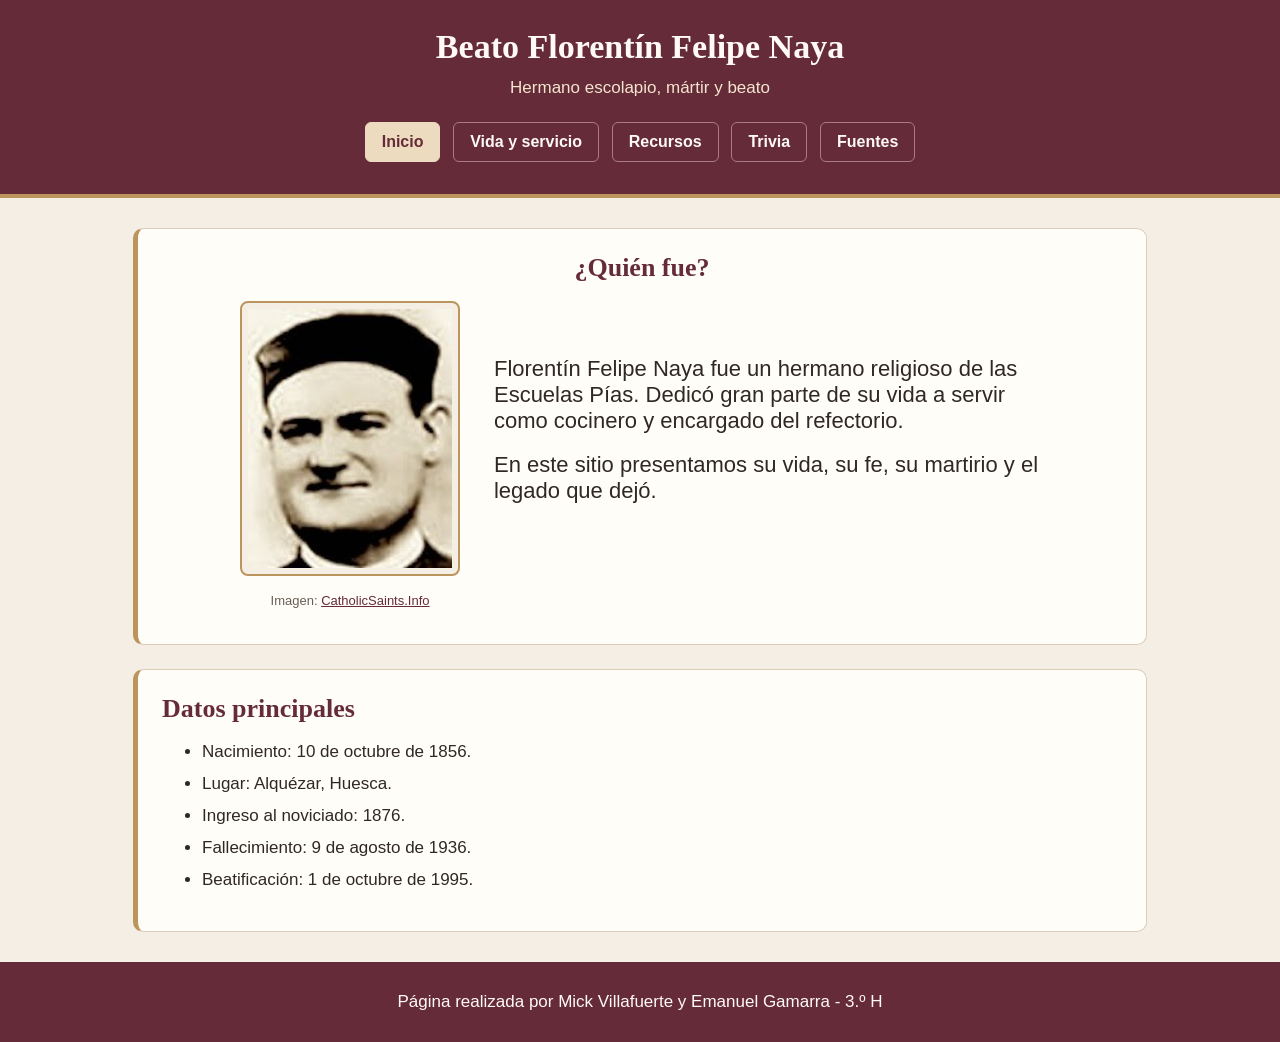
<file: index.html>
<!DOCTYPE html>
<html lang="es">
<head>
    <meta charset="UTF-8">
    <meta name="viewport" content="width=device-width, initial-scale=1.0">
    <title>Beato Florentín Felipe Naya</title>
    <link rel="stylesheet" href="css/estilos.css">
</head>
<body>
    <header>
        <h1>Beato Florentín Felipe Naya</h1>
        <p>Hermano escolapio, mártir y beato</p>

        <nav>
            <a href="index.html" class="actual">Inicio</a>
            <a href="pages/vida.html">Vida y servicio</a>
            <a href="pages/recursos.html">Recursos</a>
            <a href="pages/trivia.html">Trivia</a>
            <a href="pages/fuentes.html">Fuentes</a>
        </nav>
    </header>

    <main>
        <section class="presentacion">
            <h2>¿Quién fue?</h2>

            <div class="foto-inicio">
                <img id="retrato" src="img/florentino_felipe_naya(original).jpg" alt="Fotografía antigua de Florentín Felipe Naya" width="400">

                <p class="nota">
                    Imagen:
                    <a href="https://catholicsaints.info/blessed-florentin-felipe-naya/" target="_blank">CatholicSaints.Info</a>
                </p>
            </div>

            <div class="introduccion">
                <p>
                    Florentín Felipe Naya fue un hermano religioso de las Escuelas Pías.
                    Dedicó gran parte de su vida a servir como cocinero y encargado del refectorio.
                </p>

                <p>
                    En este sitio presentamos su vida, su fe, su martirio y el legado que dejó.
                </p>
            </div>
        </section>

        <section>
            <h2>Datos principales</h2>

            <ul>
                <li>Nacimiento: 10 de octubre de 1856.</li>
                <li>Lugar: Alquézar, Huesca.</li>
                <li>Ingreso al noviciado: 1876.</li>
                <li>Fallecimiento: 9 de agosto de 1936.</li>
                <li>Beatificación: 1 de octubre de 1995.</li>
            </ul>
        </section>
    </main>

    <footer>
        <p>Página realizada por Mick Villafuerte y Emanuel Gamarra - 3.º H</p>
    </footer>
</body>
</html>
</file>
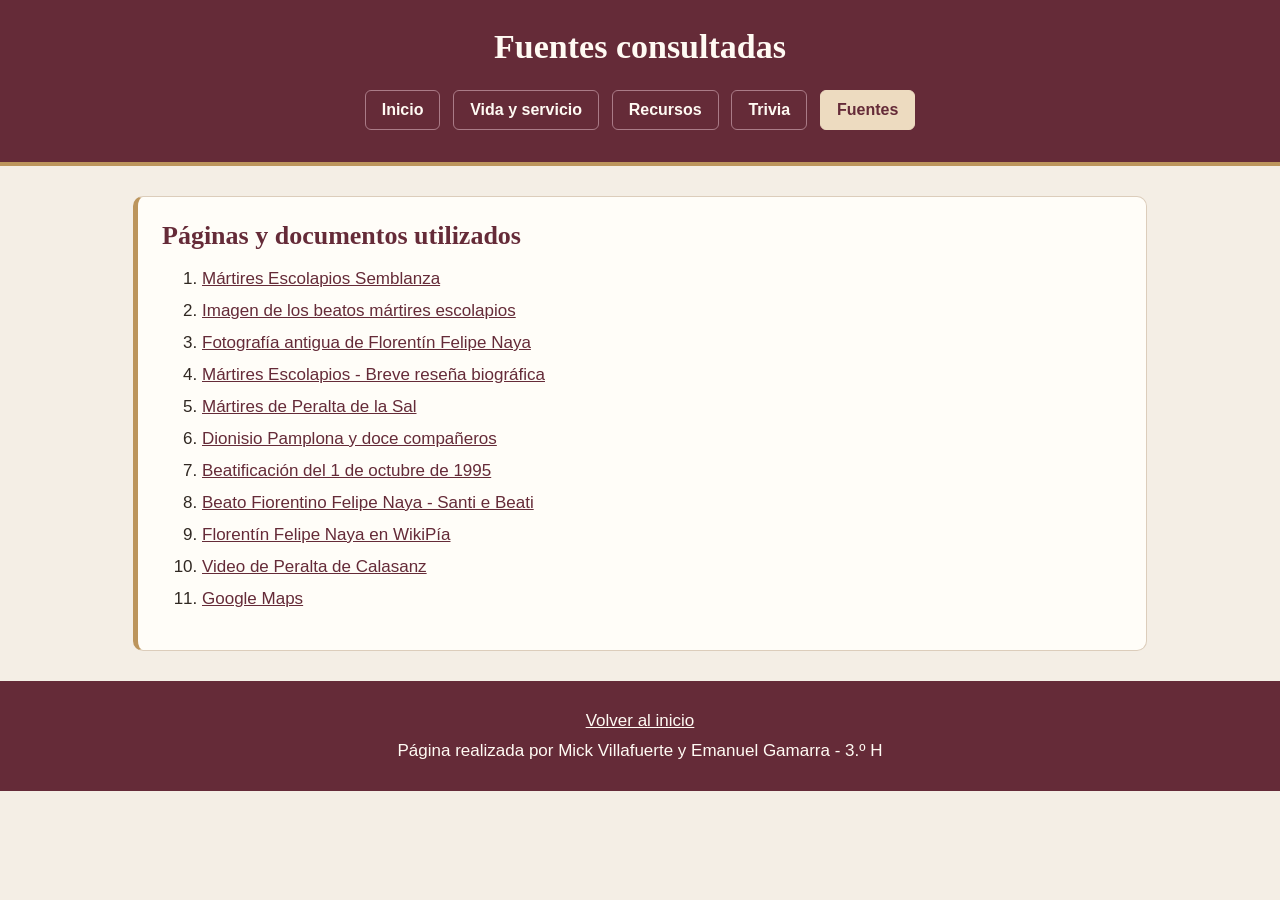
<file: pages/fuentes.html>
<!DOCTYPE html>
<html lang="es">
<head>
    <meta charset="UTF-8">
    <meta name="viewport" content="width=device-width, initial-scale=1.0">
    <title>Fuentes</title>
    <link rel="stylesheet" href="../css/estilos.css">
</head>
<body>
    <header>
        <h1>Fuentes consultadas</h1>

        <nav>
            <a href="../index.html">Inicio</a>
            <a href="vida.html">Vida y servicio</a>
            <a href="recursos.html">Recursos</a>
            <a href="trivia.html">Trivia</a>
            <a href="fuentes.html" class="actual">Fuentes</a>
        </nav>
    </header>

    <main>
        <section>
            <h2>Páginas y documentos utilizados</h2>

            <ol>
                <li>
                    <a href="https://drive.google.com/file/d/1UaWfAX9emNXm6iBHsqJJruwQBg4kJynZ/view" target="_blank">Mártires Escolapios Semblanza</a>
                </li>

                <li>
                    <a href="https://drive.google.com/file/d/1PMVUP1UfAIn-yMxWyYhZY4CDidFEPWnA/view" target="_blank">Imagen de los beatos mártires escolapios</a>
                </li> 
                
                <li>
                    <a href="https://catholicsaints.info/blessed-florentin-felipe-naya/" target="_blank">Fotografía antigua de Florentín Felipe Naya</a>
                </li>

                <li>
                    <a href="https://drive.google.com/file/d/1Hsbh6n_yGvcGo-BwrLajU6if_j1LcT9m/view" target="_blank">Mártires Escolapios - Breve reseña biográfica</a>
                </li>

                <li>
                    <a href="https://peraltadelasal.escolapiosemaus.org/martires/" target="_blank">Mártires de Peralta de la Sal</a>
                </li>

                <li>
                    <a href="https://www.causesanti.va/it/santi-e-beati/dionisio-pamplona.html" target="_blank">Dionisio Pamplona y doce compañeros</a>
                </li>

                <li>
                    <a href="https://www.causesanti.va/it/celebrazioni/beatificazioni/1995/10/01.html" target="_blank">Beatificación del 1 de octubre de 1995</a>
                </li>

                <li>
                    <a href="https://www.santiebeati.it/dettaglio/95905" target="_blank">Beato Fiorentino Felipe Naya - Santi e Beati</a>
                </li>

                <li>
                    <a href="https://wiki.scolopi.net/w/index.php?title=Florent%C3%ADn_Felipe_Naya" target="_blank">Florentín Felipe Naya en WikiPía</a>
                </li>

                <li>
                    <a href="https://vimeo.com/409517457" target="_blank">Video de Peralta de Calasanz</a>
                </li>

                <li>
                    <a href="https://www.google.com/maps" target="_blank">Google Maps</a>
                </li>
            </ol>
        </section>
    </main>

    <footer>
        <p><a href="../index.html">Volver al inicio</a></p>
        <p>Página realizada por Mick Villafuerte y Emanuel Gamarra - 3.º H</p>
    </footer>
</body>
</html>
</file>
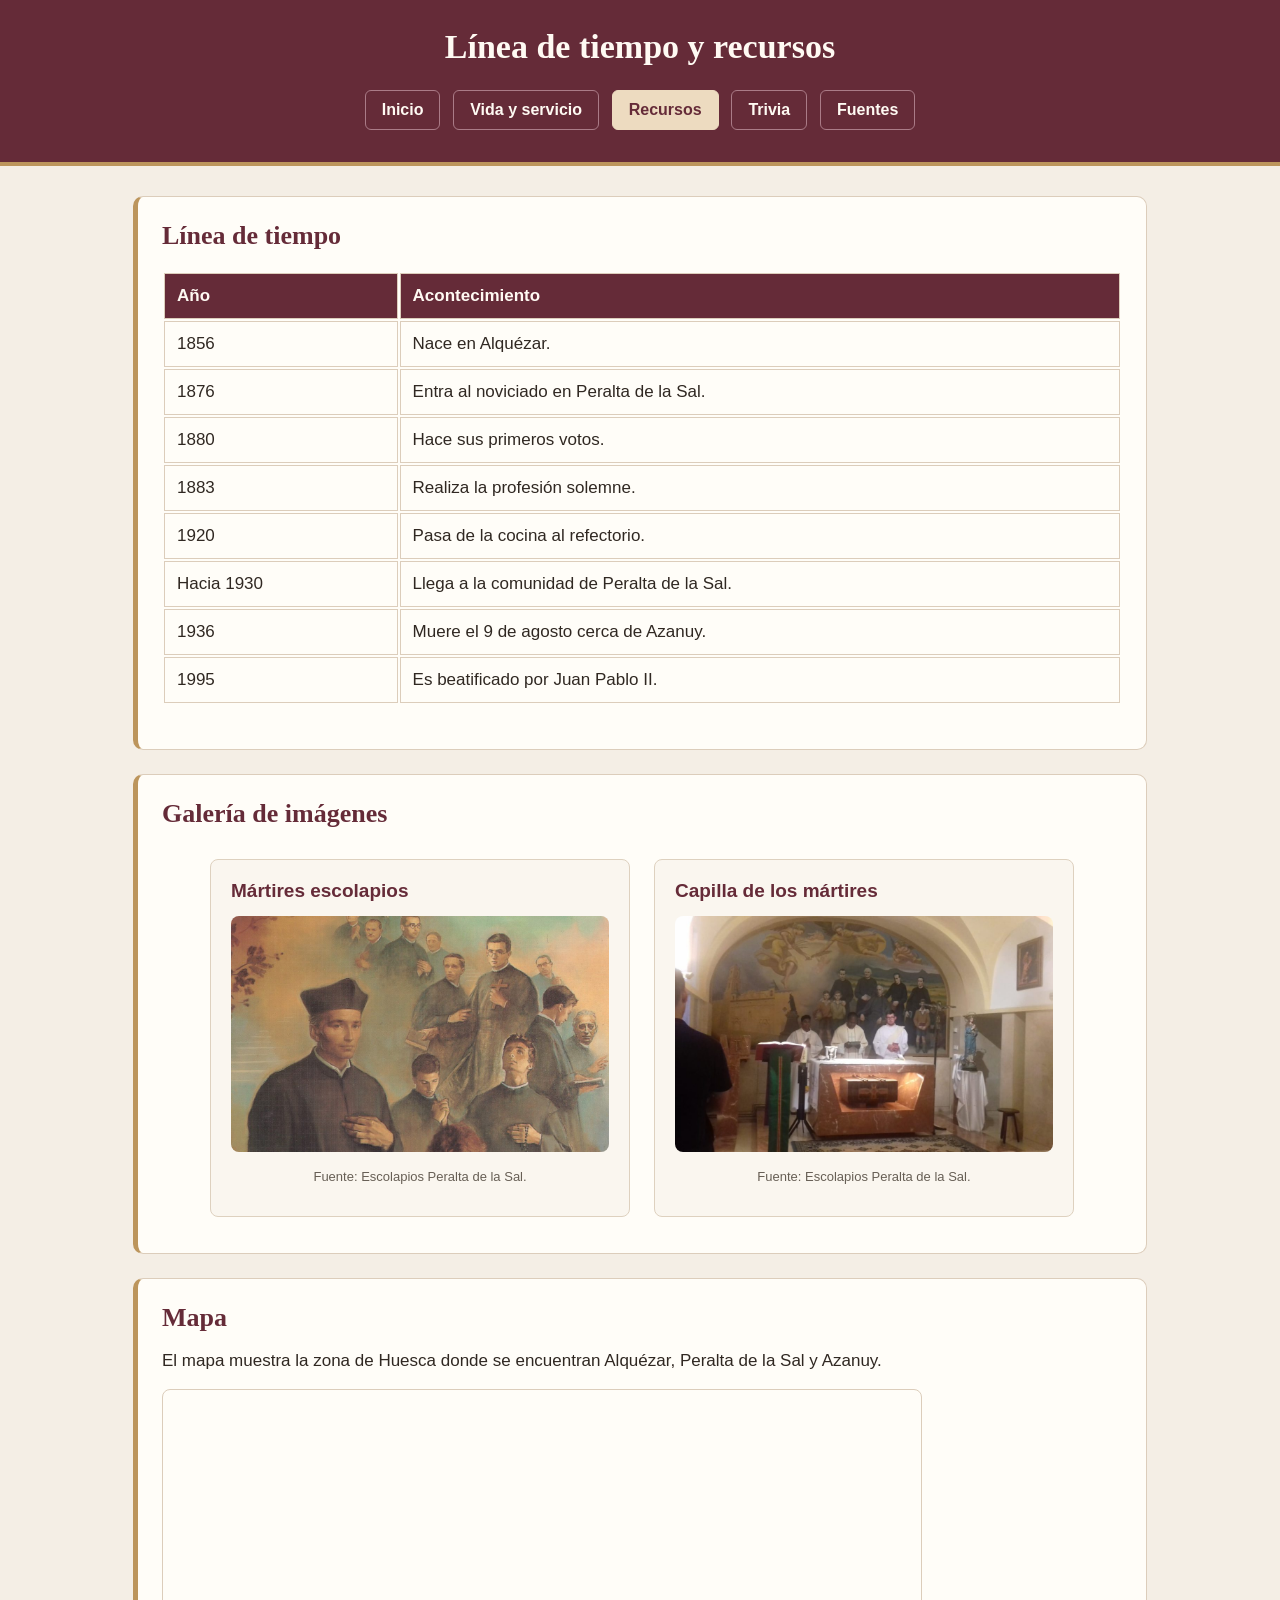
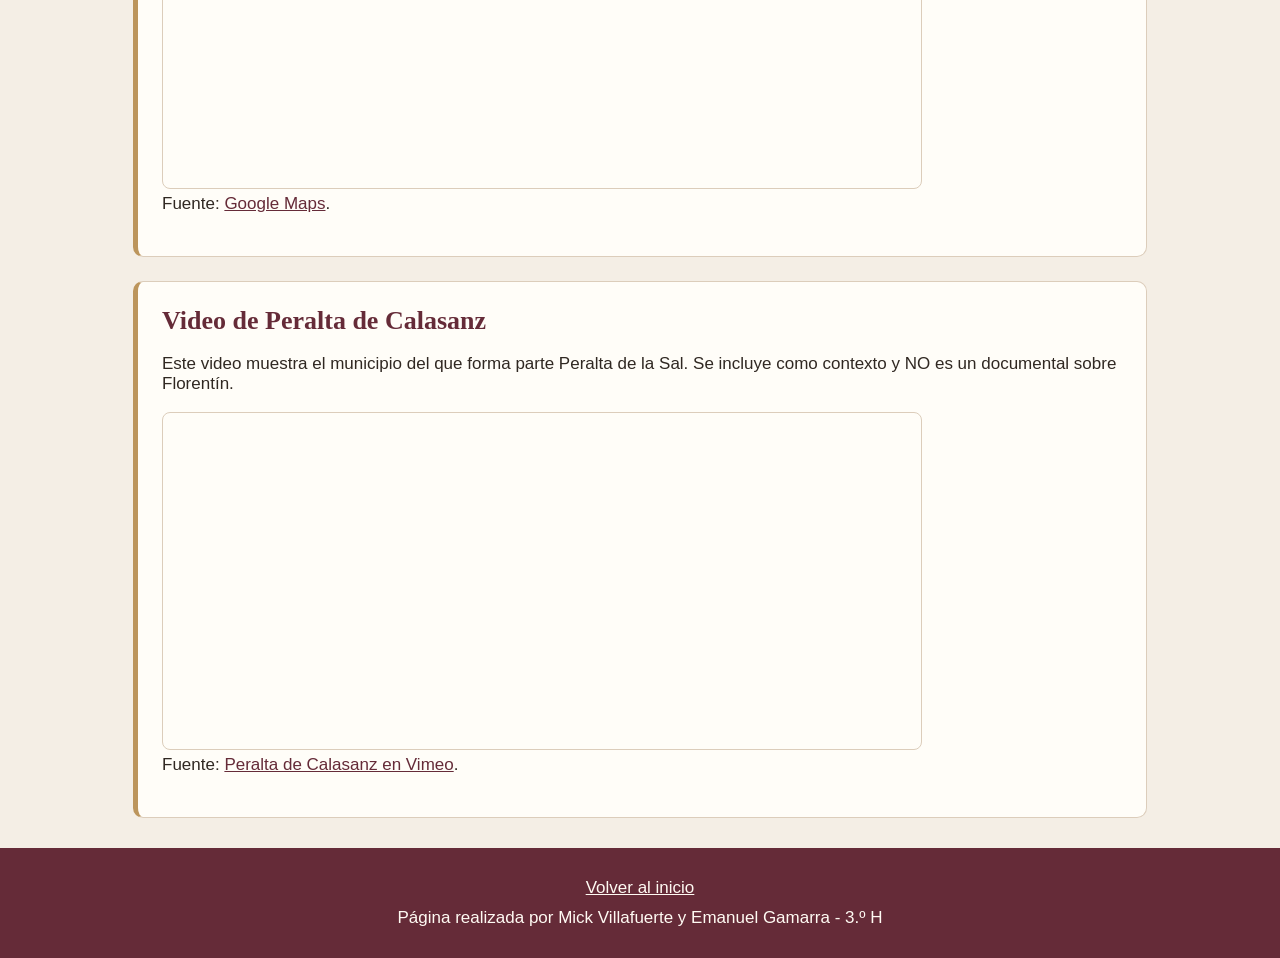
<file: pages/recursos.html>
<!DOCTYPE html>
<html lang="es">
<head>
    <meta charset="UTF-8">
    <meta name="viewport" content="width=device-width, initial-scale=1.0">
    <title>Recursos</title>
    <link rel="stylesheet" href="../css/estilos.css">
</head>
<body>
    <header>
        <h1>Línea de tiempo y recursos</h1>

        <nav>
            <a href="../index.html">Inicio</a>
            <a href="vida.html">Vida y servicio</a>
            <a href="recursos.html" class="actual">Recursos</a>
            <a href="trivia.html">Trivia</a>
            <a href="fuentes.html">Fuentes</a>
        </nav>
    </header>

    <main>
        <section>
            <h2>Línea de tiempo</h2>

            <table>
                <tr>
                    <th>Año</th>
                    <th>Acontecimiento</th>
                </tr>

                <tr>
                    <td>1856</td>
                    <td>Nace en Alquézar.</td>
                </tr>

                <tr>
                    <td>1876</td>
                    <td>Entra al noviciado en Peralta de la Sal.</td>
                </tr>

                <tr>
                    <td>1880</td>
                    <td>Hace sus primeros votos.</td>
                </tr>

                <tr>
                    <td>1883</td>
                    <td>Realiza la profesión solemne.</td>
                </tr>

                <tr>
                    <td>1920</td>
                    <td>Pasa de la cocina al refectorio.</td>
                </tr>

                <tr>
                    <td>Hacia 1930</td>
                    <td>Llega a la comunidad de Peralta de la Sal.</td>
                </tr>

                <tr>
                    <td>1936</td>
                    <td>Muere el 9 de agosto cerca de Azanuy.</td>
                </tr>

                <tr>
                    <td>1995</td>
                    <td>Es beatificado por Juan Pablo II.</td>
                </tr>
            </table>
        </section>

        <section class="galeria">
            <h2>Galería de imágenes</h2>

            <article class="card">
                <h3>Mártires escolapios</h3>

                <img src="../img/martires-escolapios.jpg" alt="Mártires escolapios" width="500">

                <p class="nota">Fuente: Escolapios Peralta de la Sal.</p>
            </article>

            <article class="card">
                <h3>Capilla de los mártires</h3>

                <img src="../img/capilla-martires.jpg" alt="Capilla de los mártires" width="500">

                <p class="nota">Fuente: Escolapios Peralta de la Sal.</p>
            </article>
        </section>

        <section>
            <h2>Mapa</h2>

            <p>
                El mapa muestra la zona de Huesca donde se encuentran Alquézar, Peralta de la Sal y Azanuy.
            </p>

            <iframe
                src="https://www.google.com/maps?q=Provincia+de+Huesca,+Espa%C3%B1a&output=embed"
                width="600"
                height="400"
                title="Mapa de la zona de Huesca">
            </iframe>

            <p>
                Fuente:
                <a href="https://www.google.com/maps" target="_blank">Google Maps</a>.
            </p>
        </section>

        <section>
            <h2>Video de Peralta de Calasanz</h2>

            <p>
                Este video muestra el municipio del que forma parte Peralta de la Sal.
                Se incluye como contexto y NO es un documental sobre Florentín.
            </p>

            <iframe
                src="https://player.vimeo.com/video/409517457"
                width="600"
                height="338"
                title="Video de Peralta de Calasanz" allowfullscreen>
            </iframe>

            <p>
                Fuente:
                <a href="https://vimeo.com/409517457" target="_blank">Peralta de Calasanz en Vimeo</a>.
            </p>
        </section>
    </main>

    <footer>
        <p><a href="../index.html">Volver al inicio</a></p>
        <p>Página realizada por Mick Villafuerte y Emanuel Gamarra - 3.º H</p>
    </footer>
</body>
</html>
</file>
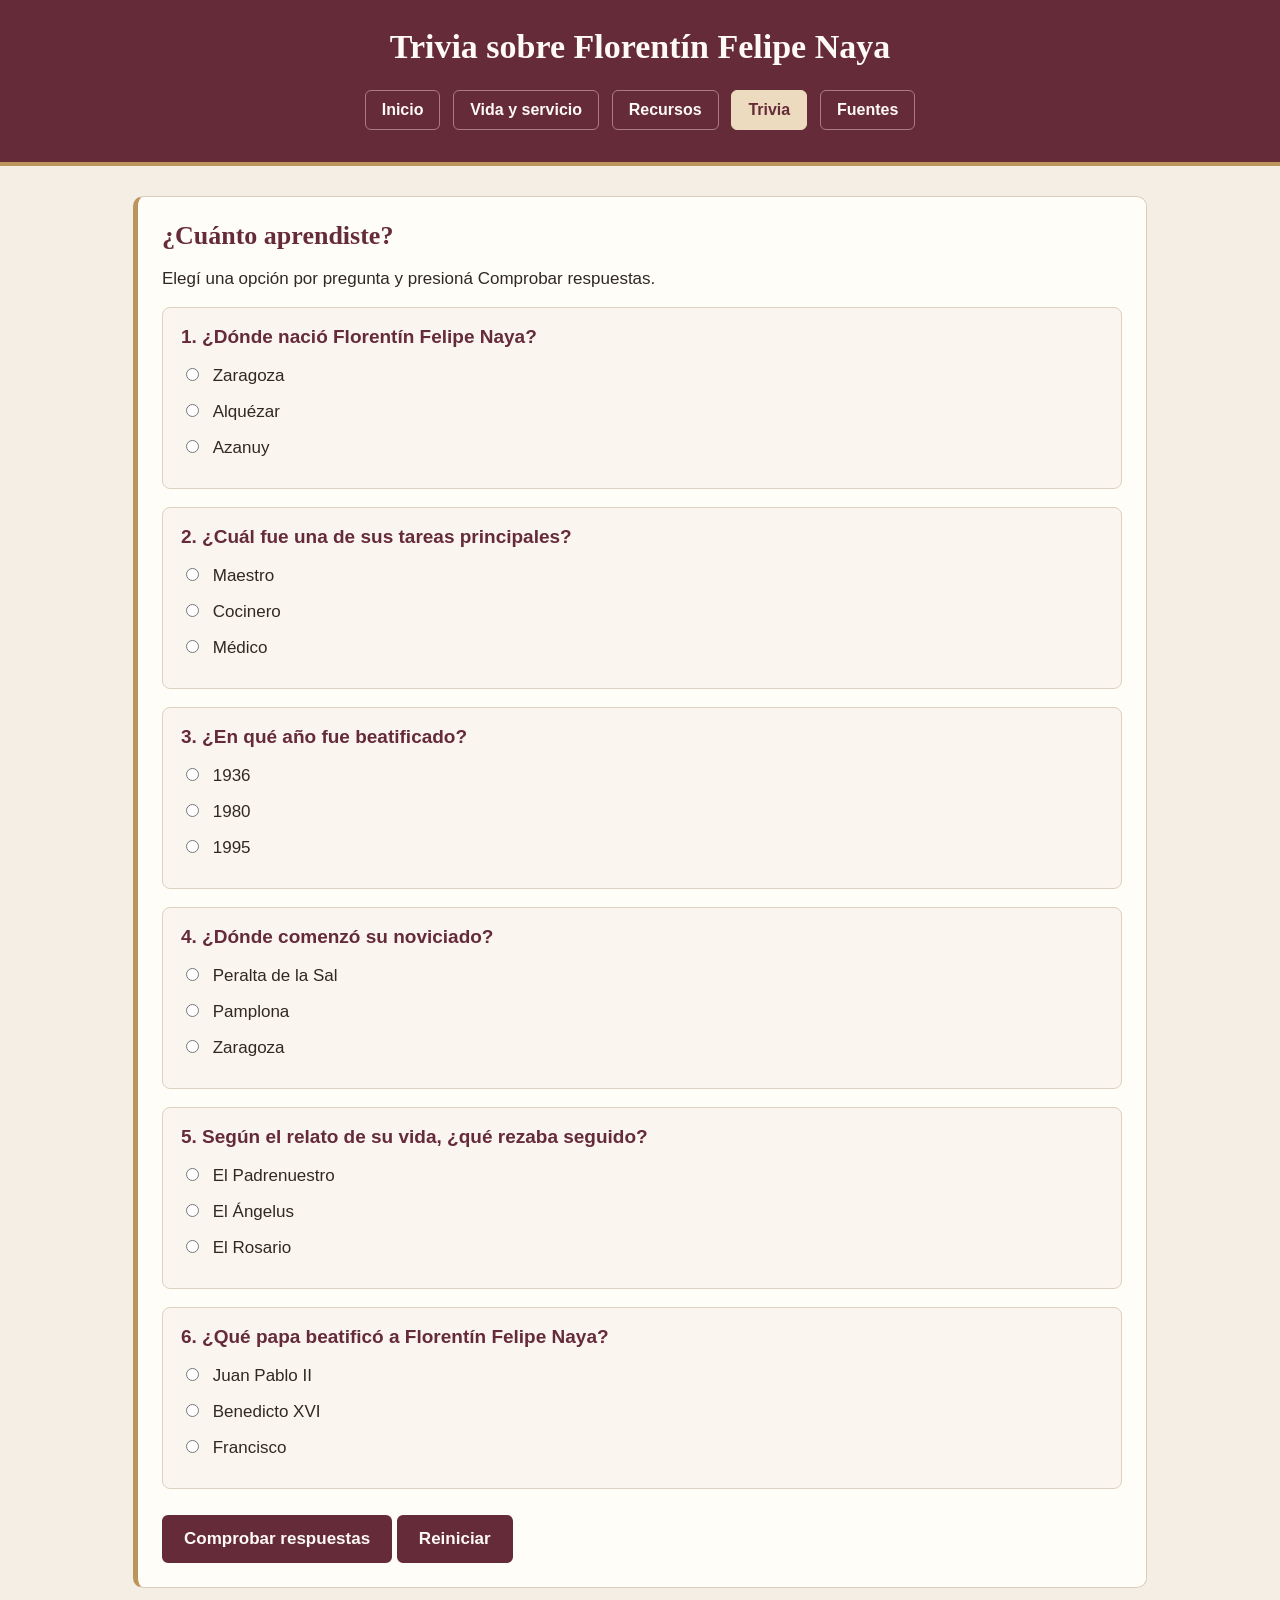
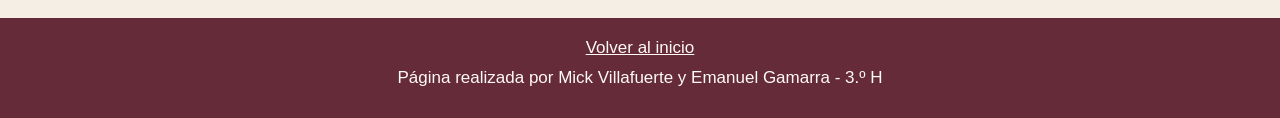
<file: pages/trivia.html>
<!DOCTYPE html>
<html lang="es">
<head>
    <meta charset="UTF-8">
    <meta name="viewport" content="width=device-width, initial-scale=1.0">
    <title>Trivia</title>
    <link rel="stylesheet" href="../css/estilos.css">
</head>
<body>
    <header>
        <h1>Trivia sobre Florentín Felipe Naya</h1>

        <nav>
            <a href="../index.html">Inicio</a>
            <a href="vida.html">Vida y servicio</a>
            <a href="recursos.html">Recursos</a>
            <a href="trivia.html" class="actual">Trivia</a>
            <a href="fuentes.html">Fuentes</a>
        </nav>
    </header>

    <main>
        <section>
            <h2>¿Cuánto aprendiste?</h2>
            <p>Elegí una opción por pregunta y presioná Comprobar respuestas.</p>

            <form>
                <div class="pregunta">
                    <h3>1. ¿Dónde nació Florentín Felipe Naya?</h3>

                    <input type="radio" id="zaragoza" name="pregunta1" value="a">
                    <label for="zaragoza">Zaragoza</label><br>

                    <input type="radio" id="alquezar" name="pregunta1" value="b">
                    <label for="alquezar">Alquézar</label><br>

                    <input type="radio" id="azanuy" name="pregunta1" value="c">
                    <label for="azanuy">Azanuy</label>
                </div>

                <div class="pregunta">
                    <h3>2. ¿Cuál fue una de sus tareas principales?</h3>

                    <input type="radio" id="maestro" name="pregunta2" value="a">
                    <label for="maestro">Maestro</label><br>

                    <input type="radio" id="cocinero" name="pregunta2" value="b">
                    <label for="cocinero">Cocinero</label><br>

                    <input type="radio" id="medico" name="pregunta2" value="c">
                    <label for="medico">Médico</label>
                </div>

                <div class="pregunta">
                    <h3>3. ¿En qué año fue beatificado?</h3>

                    <input type="radio" id="anio1936" name="pregunta3" value="a">
                    <label for="anio1936">1936</label><br>

                    <input type="radio" id="anio1980" name="pregunta3" value="b">
                    <label for="anio1980">1980</label><br>

                    <input type="radio" id="anio1995" name="pregunta3" value="c">
                    <label for="anio1995">1995</label>
                </div>

                <div class="pregunta">
                    <h3>4. ¿Dónde comenzó su noviciado?</h3>

                    <input type="radio" id="peralta" name="pregunta4" value="a">
                    <label for="peralta">Peralta de la Sal</label><br>

                    <input type="radio" id="noviciado-pamplona" name="pregunta4" value="b">
                    <label for="noviciado-pamplona">Pamplona</label><br>

                    <input type="radio" id="noviciado-zaragoza" name="pregunta4" value="c">
                    <label for="noviciado-zaragoza">Zaragoza</label>
                </div>

                <div class="pregunta">
                    <h3>5. Según el relato de su vida, ¿qué rezaba seguido?</h3>

                    <input type="radio" id="padrenuestro" name="pregunta5" value="a">
                    <label for="padrenuestro">El Padrenuestro</label><br>

                    <input type="radio" id="angelus" name="pregunta5" value="b">
                    <label for="angelus">El Ángelus</label><br>

                    <input type="radio" id="rosario" name="pregunta5" value="c">
                    <label for="rosario">El Rosario</label>
                </div>

                <div class="pregunta">
                    <h3>6. ¿Qué papa beatificó a Florentín Felipe Naya?</h3>

                    <input type="radio" id="juan-pablo" name="pregunta6" value="a">
                    <label for="juan-pablo">Juan Pablo II</label><br>

                    <input type="radio" id="benedicto" name="pregunta6" value="b">
                    <label for="benedicto">Benedicto XVI</label><br>

                    <input type="radio" id="francisco" name="pregunta6" value="c">
                    <label for="francisco">Francisco</label>
                </div>

                <button id="comprobar" type="button">Comprobar respuestas</button>
                <button id="reiniciar" type="button">Reiniciar</button>

                <div id="resultado"></div>
            </form>
        </section>
    </main>

    <footer>
        <a href="../index.html">Volver al inicio</a>
        <p>Página realizada por Mick Villafuerte y Emanuel Gamarra - 3.º H</p>
    </footer>

    <script src="../js/trivia.js">  
    </script>
</body>
</html>
</file>
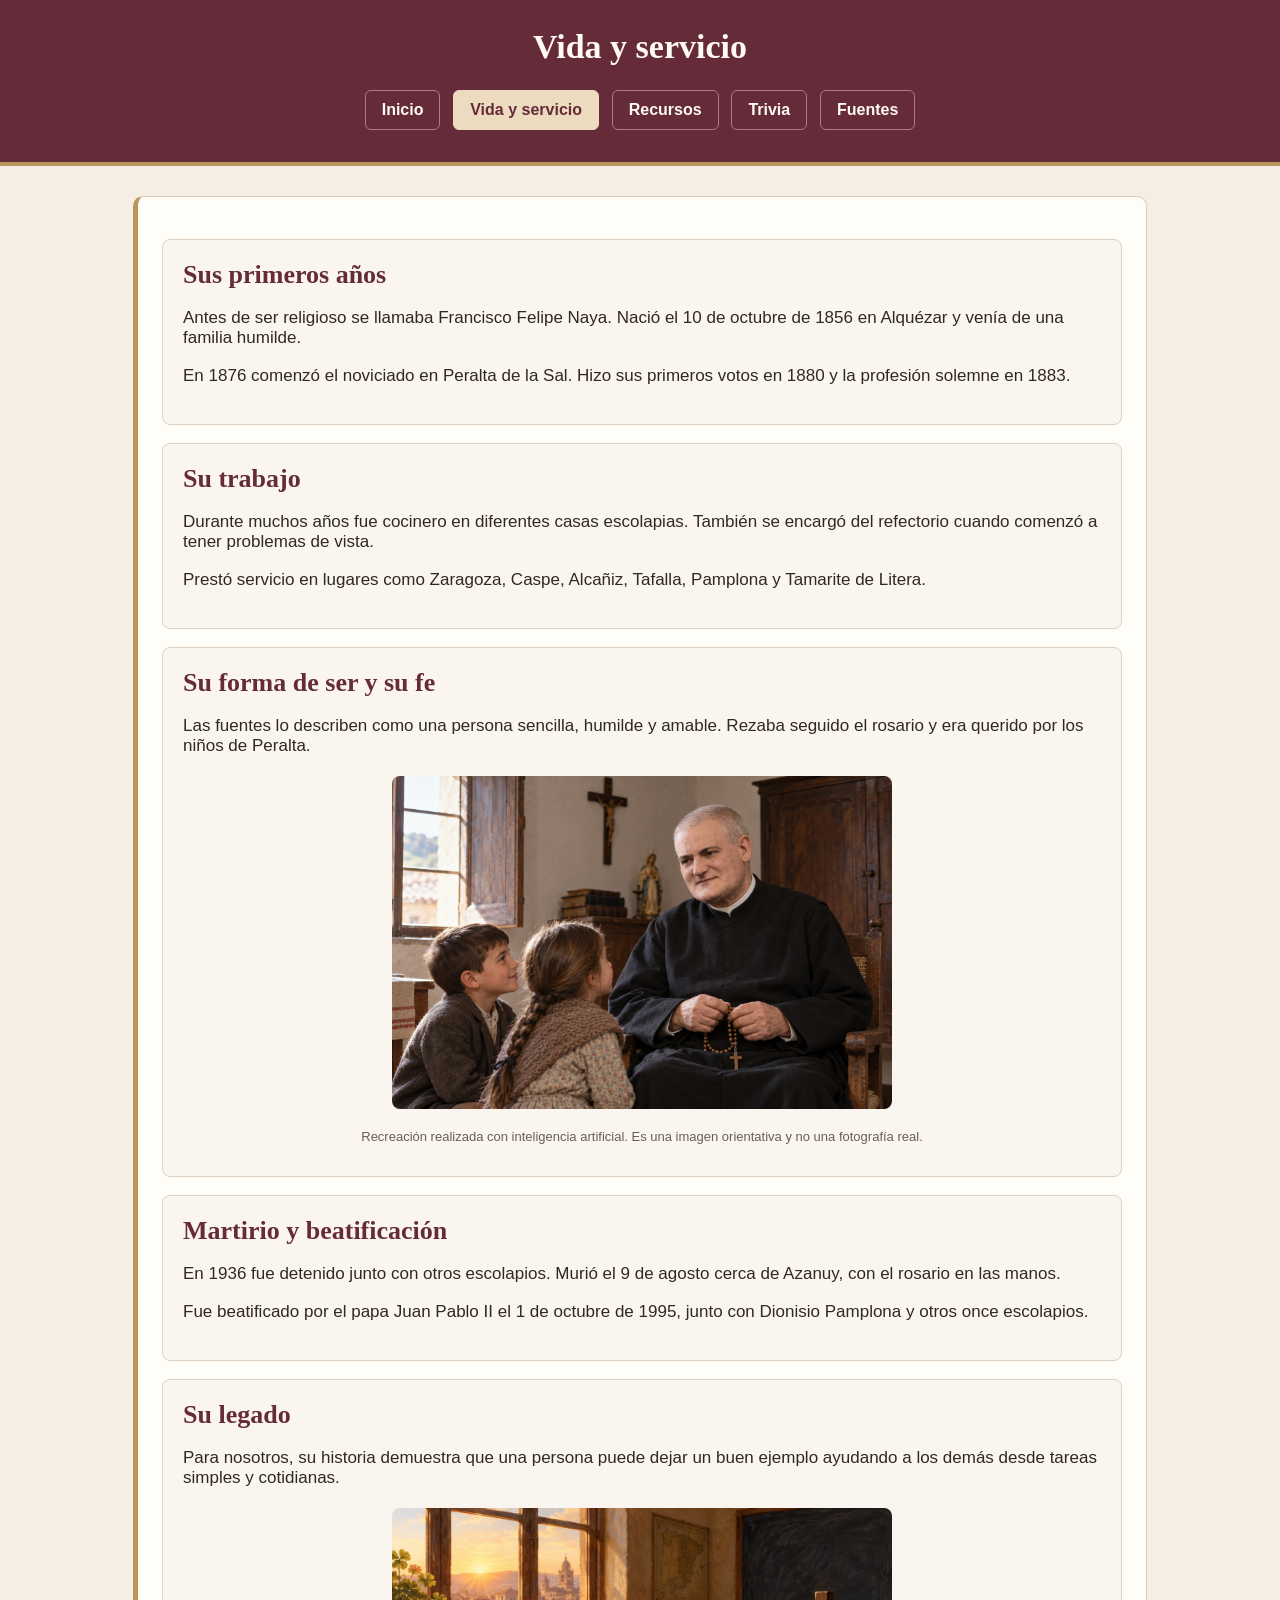
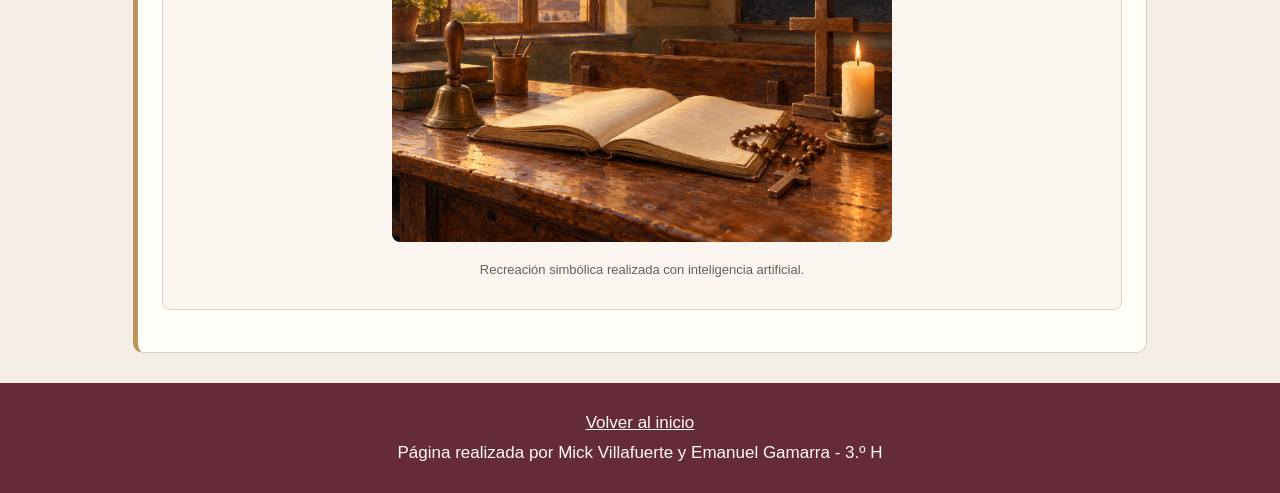
<file: pages/vida.html>
<!DOCTYPE html>
<html lang="es">
<head>
    <meta charset="UTF-8">
    <meta name="viewport" content="width=device-width, initial-scale=1.0">
    <title>Vida y servicio</title>
    <link rel="stylesheet" href="../css/estilos.css">
</head>
<body>
    <header>
        <h1>Vida y servicio</h1>

        <nav>
            <a href="../index.html">Inicio</a>
            <a href="vida.html" class="actual">Vida y servicio</a>
            <a href="recursos.html">Recursos</a>
            <a href="trivia.html">Trivia</a>
            <a href="fuentes.html">Fuentes</a>
        </nav>
    </header>

    <main>
        <section>
            <article>
                <h2>Sus primeros años</h2>

                <p>
                    Antes de ser religioso se llamaba Francisco Felipe Naya. Nació el 10 de octubre de 1856 en Alquézar y venía de una familia humilde.
                </p>

                <p>
                    En 1876 comenzó el noviciado en Peralta de la Sal. Hizo sus primeros votos en 1880 y la profesión solemne en 1883.
                </p>
            </article> 

            <article>
                <h2>Su trabajo</h2>

                <p>
                    Durante muchos años fue cocinero en diferentes casas escolapias. También se encargó del refectorio cuando comenzó a tener problemas de vista.
                </p>

                <p>
                    Prestó servicio en lugares como Zaragoza, Caspe, Alcañiz, Tafalla, Pamplona y Tamarite de Litera.
                </p>
            </article>

            <article>
                <h2>Su forma de ser y su fe</h2>

                <p>
                    Las fuentes lo describen como una persona sencilla, humilde y amable.
                    Rezaba seguido el rosario y era querido por los niños de Peralta.
                </p>
                <img class="imagen-relato" src="../img/florentin-fe-ia.png" alt="Recreación de Florentín Felipe Naya con los niños de Peralta" width="500">
                <p class="nota">Recreación realizada con inteligencia artificial. Es una imagen orientativa y no una fotografía real.</p>
            </article>

            <article>
                <h2>Martirio y beatificación</h2>

                <p>
                    En 1936 fue detenido junto con otros escolapios. Murió el 9 de agosto cerca de Azanuy, con el rosario en las manos.
                </p>

                <p>
                    Fue beatificado por el papa Juan Pablo II el 1 de octubre de 1995, junto con Dionisio Pamplona y otros once escolapios.
                </p>
            </article>

            <article>
                <h2>Su legado</h2>

                <p>
                    Para nosotros, su historia demuestra que una persona puede dejar un buen ejemplo ayudando a los demás desde tareas simples y cotidianas.
                </p>
                <img class="imagen-relato" src="../img/legado-escolapio-ia.jpg" alt="Recreación simbólica del legado de Florentín Felipe Naya" width="500">
                <p class="nota">Recreación simbólica realizada con inteligencia artificial.</p>
            </article>
        </section>
    </main>

    <footer>
        <p><a href="../index.html">Volver al inicio</a></p>
        <p>Página realizada por Mick Villafuerte y Emanuel Gamarra - 3.º H</p>
    </footer>
</body>
</html>
</file>
<file: css/estilos.css>
/* Estilos generales y modelo de caja */
* {
    box-sizing: border-box;
}

body {
    margin: 0;
    background-color: #f4eee5;
    color: #302822;
    font-family: Arial, sans-serif;
    font-size: 17px;
}

/* Encabezado y menú */
header {
    background-color: #652b38;
    color: #fffaf3;
    text-align: center;
    padding: 28px 18px;
    border-bottom: 4px solid #bc955c;
}

h1 {
    font-family: Georgia, serif;
    font-size: 34px;
    margin: 0 0 12px;
}

header p {
    color: #f4e5d0;
}

nav {
    margin-top: 20px;
}

nav a {
    display: inline-block;
    color: #fffaf3;
    text-decoration: none;
    font-weight: bold;
    font-size: 16px;
    padding: 10px 16px;
    margin: 4px;
    border: 1px solid #aa7b87;
    border-radius: 6px;
}

nav a:hover {
    background-color: #834453;
}

nav .actual {
    background-color: #eddbc0;
    color: #652b38;
    border: 1px solid #eddbc0;
}

/* Contenido, secciones y artículos */
main {
    max-width: 1050px;
    margin: 30px auto;
    padding: 0 18px;
}

section {
    background-color: #fffdf8;
    border: 1px solid #dccdbb;
    border-left: 5px solid #bc955c;
    border-radius: 10px;
    padding: 24px;
    margin-bottom: 24px;
}

article {
    background-color: #faf6ef;
    border: 1px solid #ded1bf;
    border-radius: 8px;
    padding: 20px;
    margin: 18px 0;
}

h2 {
    color: #652b38;
    font-family: Georgia, serif;
    font-size: 26px;
    margin: 0 0 18px;
}

h3 {
    color: #652b38;
    font-size: 19px;
    margin: 0 0 14px;
}

p {
    margin: 0 0 18px;
}

a {
    color: #652b38;
}

li {
    margin: 12px 0;
}

/* Fotografías y textos de las imágenes */
main img {
    max-width: 100%;
    height: auto;
    border-radius: 8px;
}

.presentacion {
    text-align: center;
}

.foto-inicio {
    display: inline-block;
    vertical-align: top;
    width: 240px;
    max-width: 98%;
    margin: 0 1%;
}

#retrato {
    width: 220px;
    border: 2px solid #bc955c;
    padding: 6px;
    background-color: #f4eee5;
}

.introduccion {
    display: inline-block;
    vertical-align: top;
    width: 560px;
    max-width: 98%;
    margin: 18px 1%;
    margin-top: 55px;
    font-size: 22px;
    text-align: left;
}

.nota {
    font-size: 13px;
    color: #675f55;
    text-align: center;
    margin: 12px 0;
}

.imagen-relato {
    display: block;
    margin: 20px auto;
}

/* Galería */
.galeria {
    text-align: center;
}

.galeria h2 {
    text-align: left;
}

.card {
    display: inline-block;
    vertical-align: top;
    width: 420px;
    max-width: 98%;
    margin: 12px 1%;
    text-align: left;
}

.card img {
    width: 100%;
}

/* Línea de tiempo y recursos */
table {
    width: 100%;
    margin: 20px 0;
}

th {
    background-color: #652b38;
    color: #fffaf3;
    text-align: left;
    padding: 12px;
    border: 1px solid #dccdbb;
}

td {
    text-align: left;
    padding: 12px;
    border: 1px solid #dccdbb;
}

iframe {
    width: 100%;
    max-width: 760px;
    border: 1px solid #dccdbb;
    border-radius: 8px;
}

/* Apariencia de la trivia */
.pregunta {
    background-color: #faf6ef;
    border: 1px solid #ded1bf;
    border-radius: 8px;
    padding: 18px;
    margin: 18px 0;
}

label {
    display: inline-block;
    padding: 4px 6px;
    margin-bottom: 8px;
}

button {
    background-color: #652b38;
    color: #fffaf3;
    font-family: Arial, sans-serif;
    font-size: 17px;
    font-weight: bold;
    border: 2px solid #652b38;
    border-radius: 6px;
    padding: 12px 20px;
    margin-top: 8px;
}

/* Pie de página */
footer {
    background-color: #652b38;
    color: #fffaf3;
    text-align: center;
    padding: 20px;
    margin-top: 30px;
}

footer p {
    margin: 10px 0;
}

footer a {
    color: #fffaf3;
}
</file>
